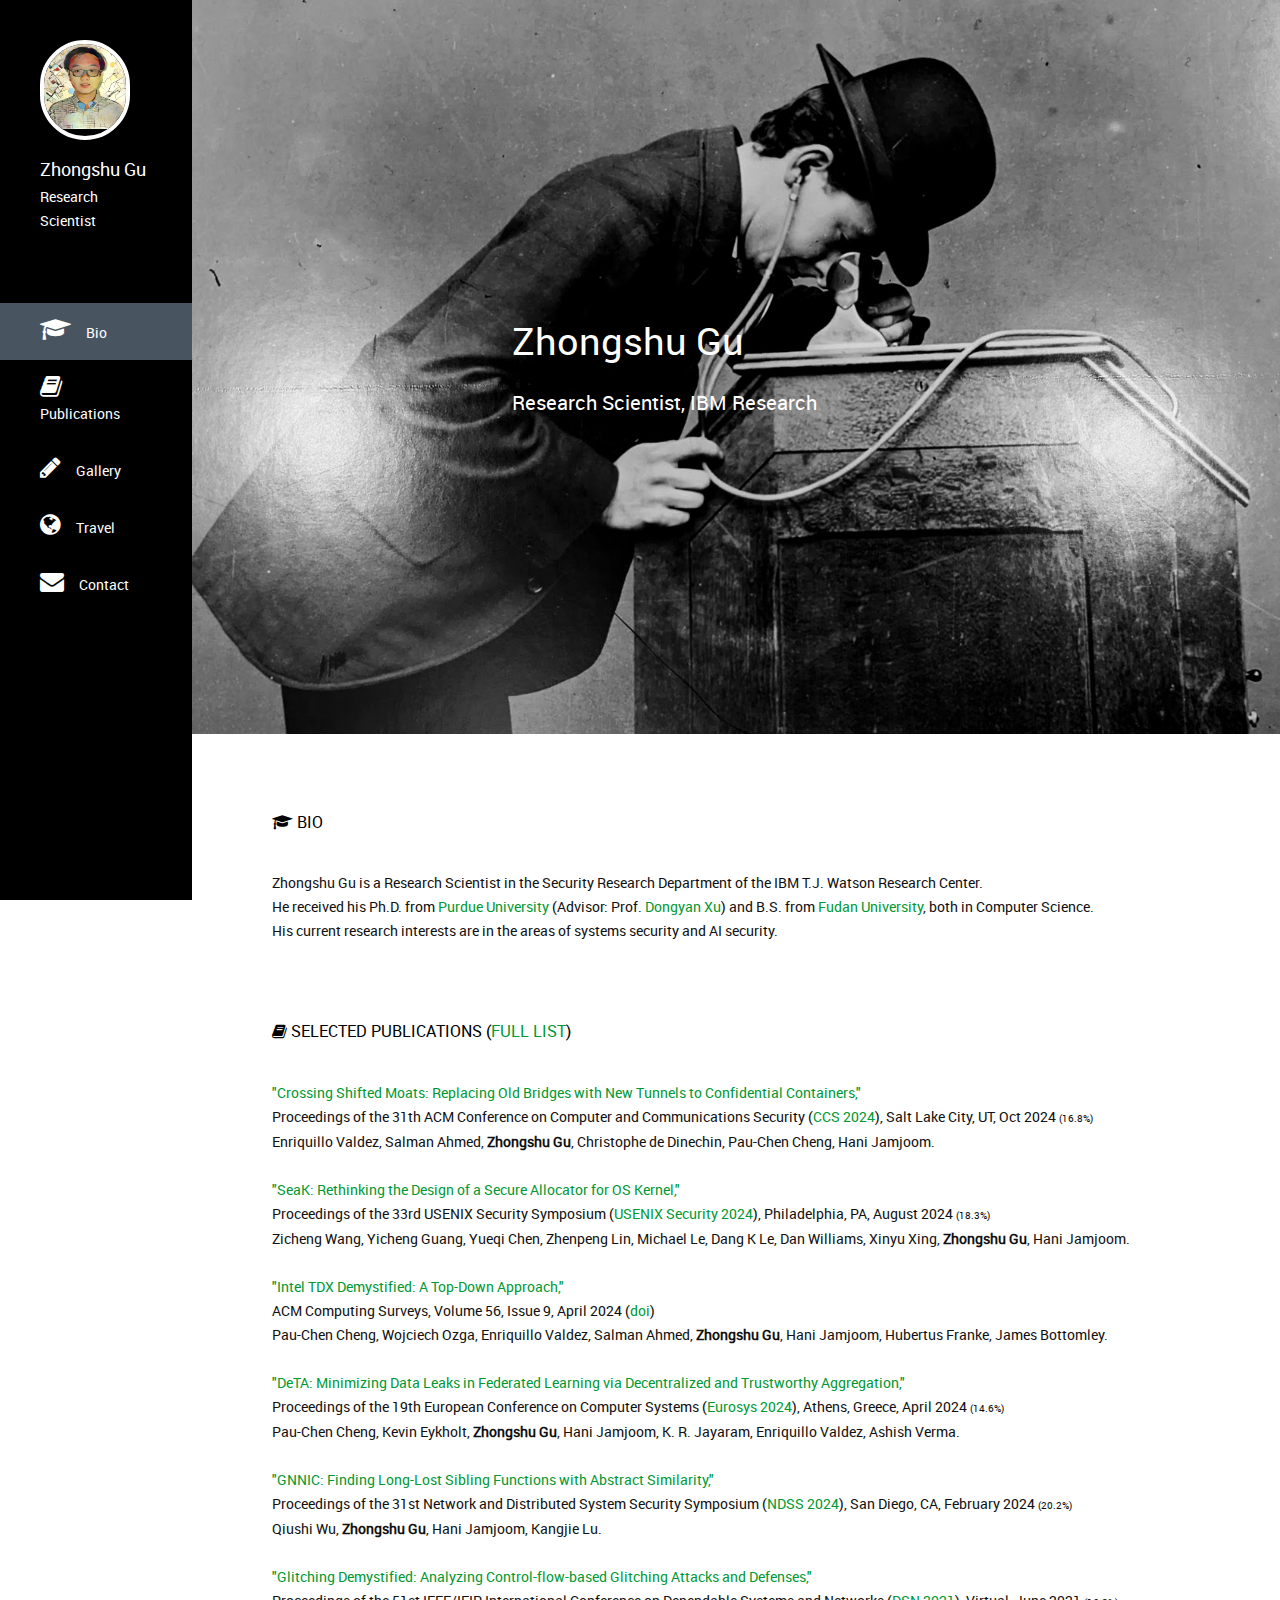
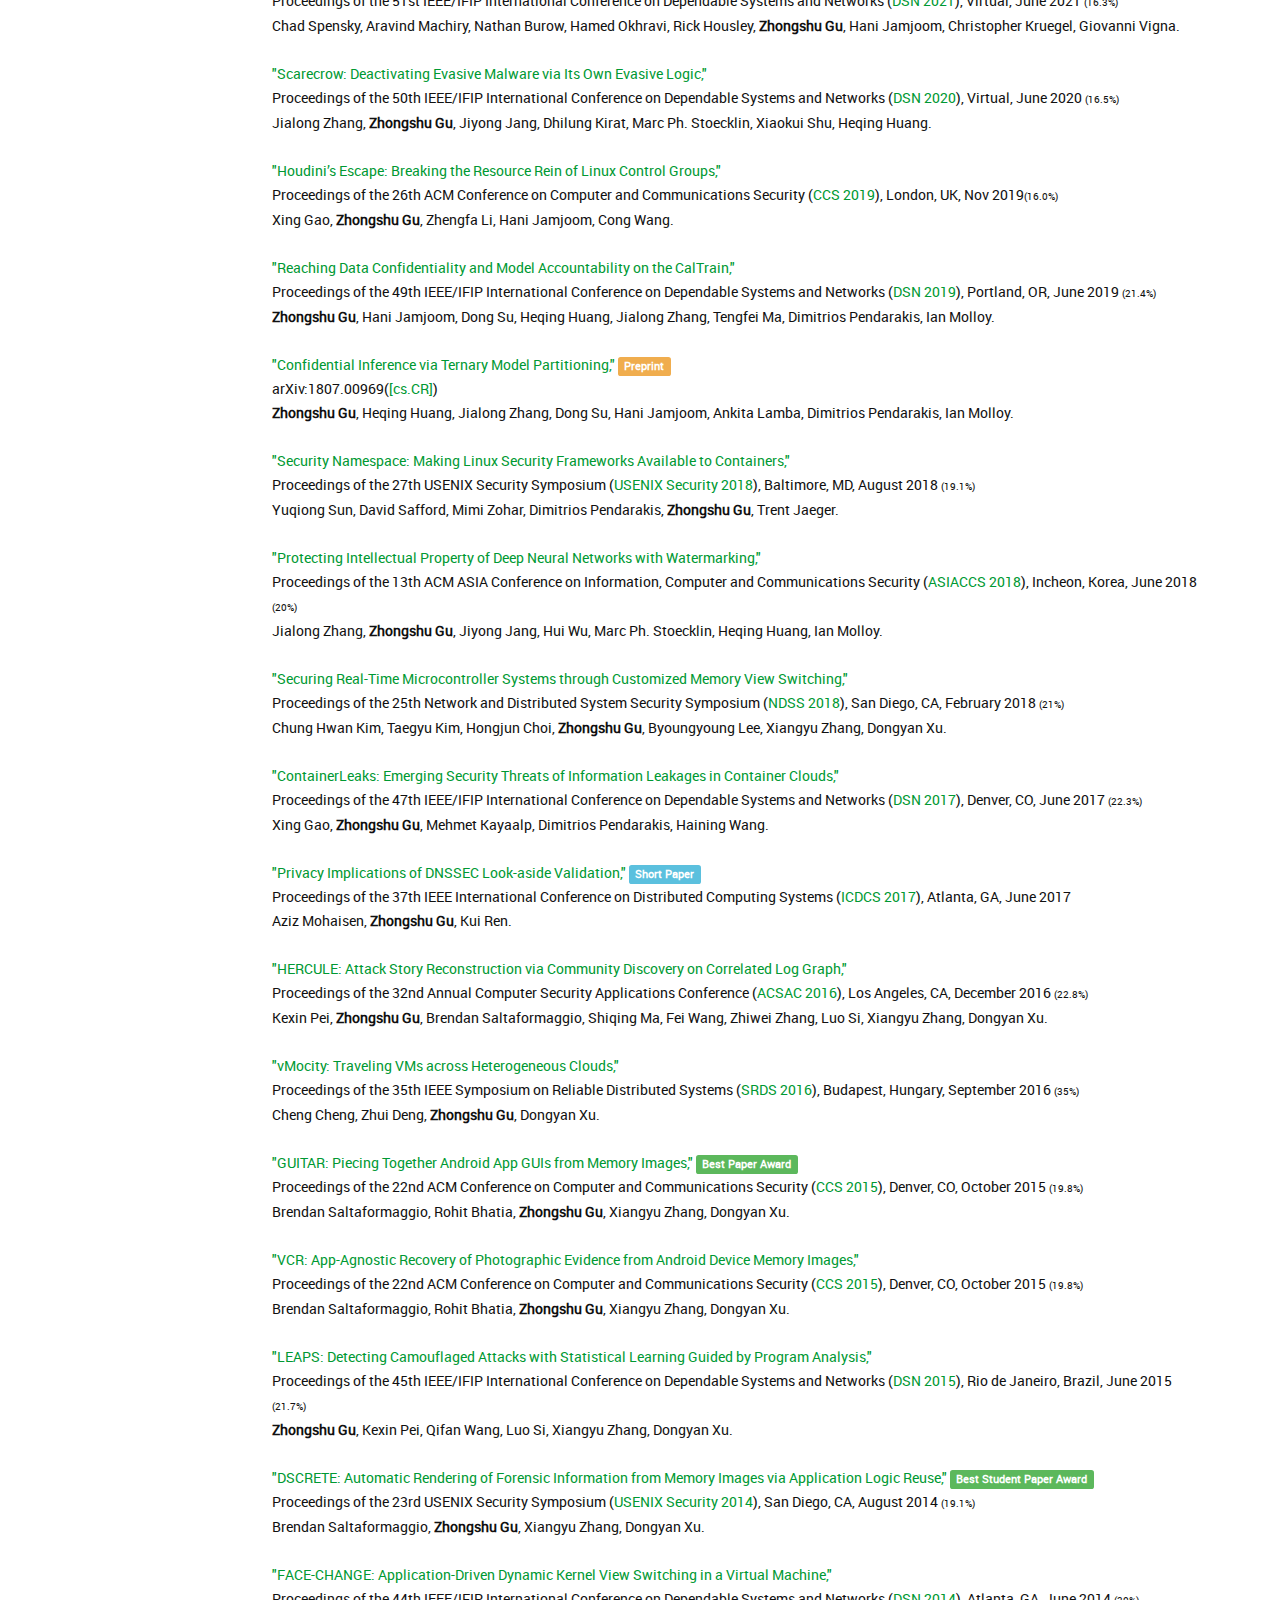
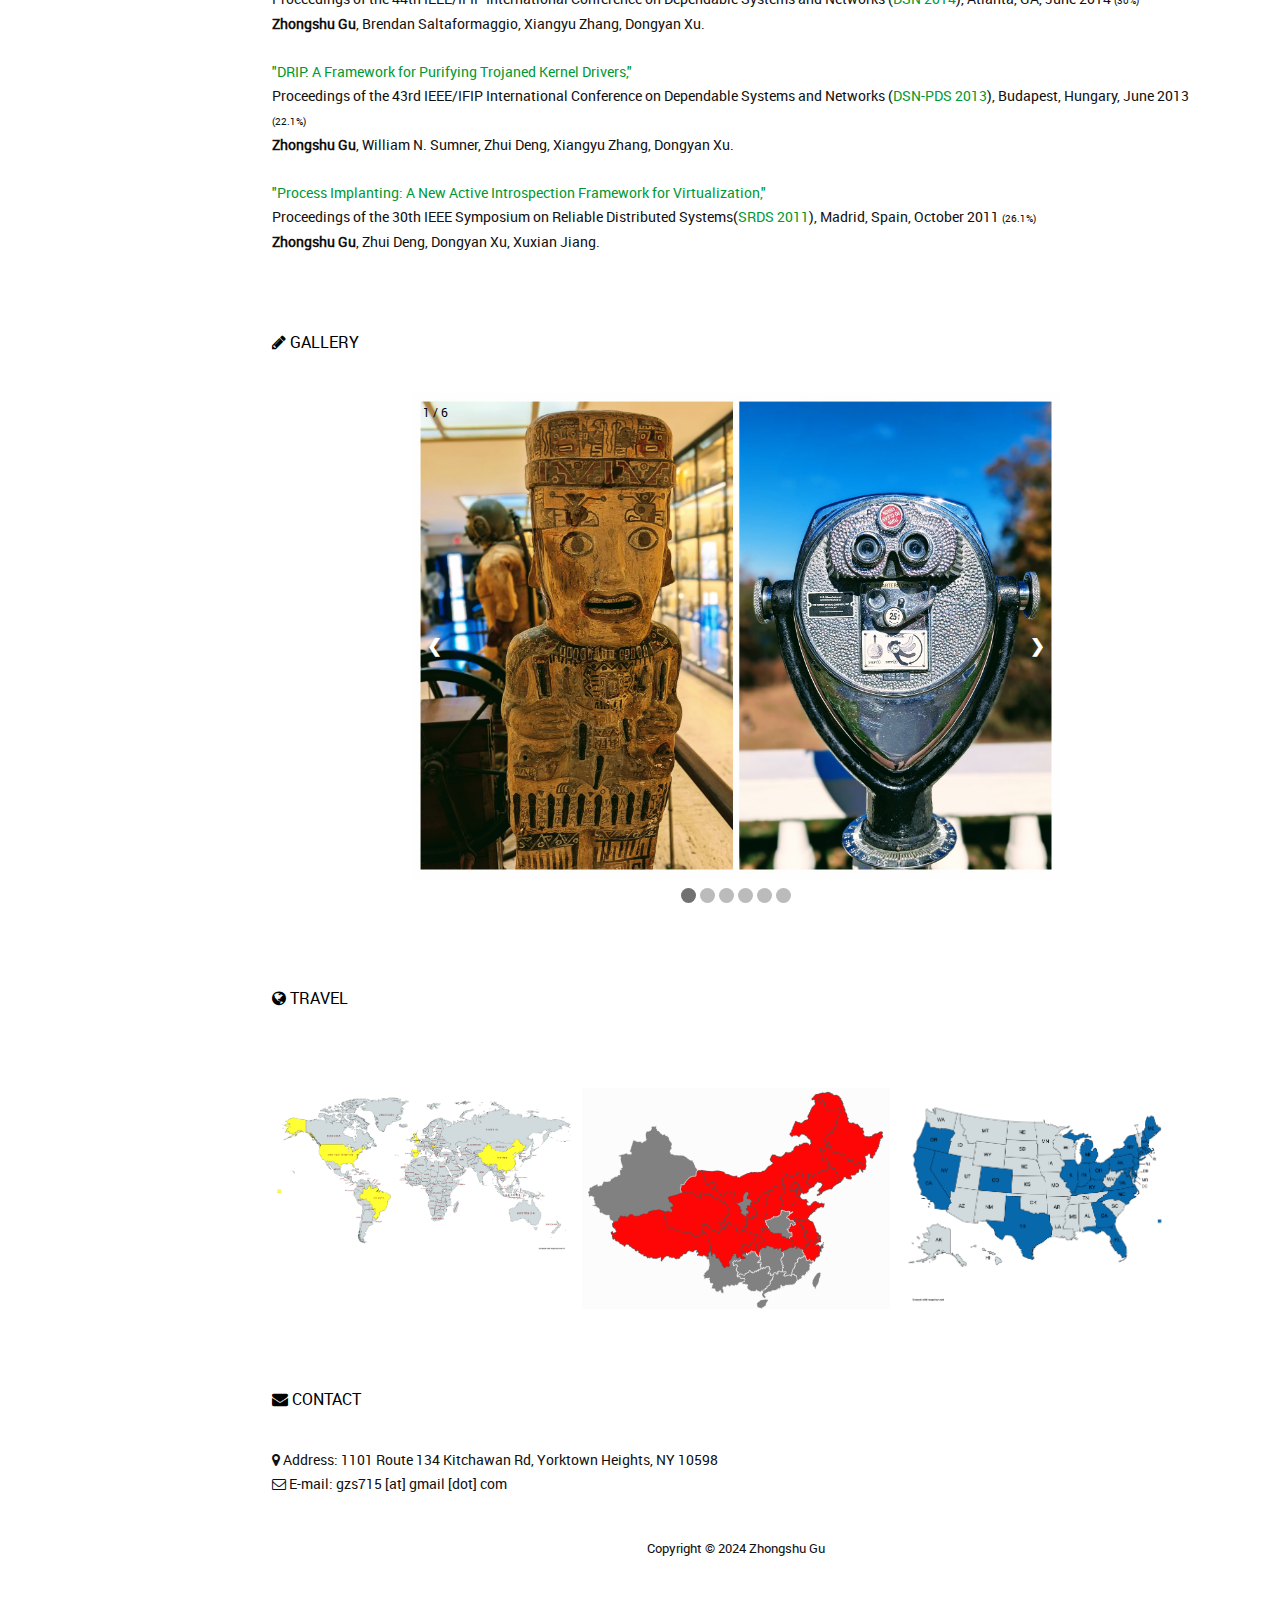
<file: index.html>
<!DOCTYPE html>
<!--[if lt IE 7]>      <html class="no-js lt-ie9 lt-ie8 lt-ie7"> <![endif]-->
<!--[if IE 7]>         <html class="no-js lt-ie9 lt-ie8"> <![endif]-->
<!--[if IE 8]>         <html class="no-js lt-ie9"> <![endif]-->
<!--[if gt IE 8]><!--> <html class="no-js"> <!--<![endif]-->
<head>
  <meta charset="utf-8">
  <meta http-equiv="X-UA-Compatible" content="IE=edge">
  <title>Zhongshu Gu</title>
  <meta name="description" content="">
    <!-- 
	Volton Template
	http://www.templatemo.com/tm-441-volton
-->
<meta name="viewport" content="width=device-width, initial-scale=1">

<link rel="stylesheet" href="css/normalize.css">
<link rel="stylesheet" href="css/font-awesome.css">
<link rel="stylesheet" href="css/bootstrap.min.css">
<link rel="stylesheet" href="css/templatemo-style.css">
<script src="js/vendor/modernizr-2.6.2.min.js"></script>




</head>
<body>
<!-- Global site tag (gtag.js) - Google Analytics -->
<script async src="https://www.googletagmanager.com/gtag/js?id=G-TEM5QJ2G16"></script>
<script>
  window.dataLayer = window.dataLayer || [];
  function gtag(){dataLayer.push(arguments);}
  gtag('js', new Date());

  gtag('config', 'G-TEM5QJ2G16');
</script>
    <!--[if lt IE 7]>
        <p class="browsehappy">You are using an <strong>outdated</strong> browser. Please <a href="http://browsehappy.com/">upgrade your browser</a> to improve your experience.</p>
      <![endif]-->

      <div class="responsive-header visible-xs visible-sm">
        <div class="container">
          <div class="row">
            <div class="col-md-12">
              <div class="top-section">
                <div class="profile-image">
                  <img src="img/photo.jpg" alt="Zhongshu Gu">
                </div>
                <div class="profile-content">
                  <h3 class="profile-title">Zhongshu Gu</h3>
                  <p class="profile-description">Research Scientist</p>
                </div>
              </div>
            </div>
          </div>
          <a href="#" class="toggle-menu"><i class="fa fa-bars"></i></a>
          <div class="main-navigation responsive-menu">
            <ul class="navigation">
              <li><a href="#about"><i class="fa fa-graduation-cap"></i>Bio</a></li>
              <li><a href="#research"><i class="fa fa-book"></i>Publications</a></li>
              <li><a href="#gallery"><i class="fa fa-pencil"></i>Gallery</a></li>
              <li><a href="#travel"><i class="fa fa-globe"></i>Travel</a></li>
              <li><a href="#contact"><i class="fa fa-envelope"></i>Contact</a></li>
            </ul>
          </div>
        </div>
      </div>

      <!-- SIDEBAR -->
      <div class="sidebar-menu hidden-xs hidden-sm">
        <div class="top-section">
          <div class="profile-image">
            <img src="img/photo.jpg" alt="Zhongshu Gu">
          </div>
          <h3 class="profile-title">Zhongshu Gu</h3>
          <p class="profile-description">Research Scientist</p>
        </div> <!-- top-section -->
        <div class="main-navigation">
          <ul class="navigation">
            <li><a href="#about"><i class="fa fa-graduation-cap"></i>Bio</a></li>
            <li><a href="#research"><i class="fa fa-book"></i>Publications</a></li>
            <li><a href="#gallery"><i class="fa fa-pencil"></i>Gallery</a></li>
            <li><a href="#travel"><i class="fa fa-globe"></i>Travel</a></li>
            <li><a href="#contact"><i class="fa fa-envelope"></i>Contact</a></li>
          </ul>
        </div> <!-- .main-navigation -->
      </div> <!-- .sidebar-menu -->


      <div class="banner-bg" id="top">
        <div class="banner-overlay"></div>
        <div class="welcome-text">
          <h2>Zhongshu Gu</h2>
          <h5>Research Scientist, IBM Research</h5>
        </div>
      </div>

      <!-- MAIN CONTENT -->
      <div class="main-content">
        <div class="fluid-container">

          <div class="content-wrapper">
            <!-- About -->
            <div class="page-section" id="about">
              <div class="row">
                <div class="col-md-12">
                  <h4 class="widget-title"><i class="fa fa-graduation-cap"></i> Bio </h4>
                  Zhongshu Gu is a Research Scientist in the Security Research Department of the IBM T.J. Watson Research Center. <br/>
                  He received his Ph.D. from <a href="http://www.purdue.edu/">Purdue University</a> (Advisor: Prof.<a href="http://www.cs.purdue.edu/homes/dxu/"> Dongyan Xu</a>) and B.S. from <a href="http://www.fudan.edu.cn">Fudan University</a>, both in Computer Science. <br/>
                  His current research interests are in the areas of systems security and AI security. <br/>
                      </div>
                    </div>
                  </div> <!-- #about -->
                  <!-- Research -->
                  <div class="page-section" id="research">
                    <div class="row">
                      <div class="col-md-12">
                        <h4 class="widget-title"><i class="fa fa-book"></i> Selected Publications (<a href="https://scholar.google.com/citations?hl=en&user=QCx7_H4AAAAJ">Full List</a>)</h4>
                        <p><a href="pubs/SPLIT_CCS24.pdf">"Crossing Shifted Moats: Replacing Old Bridges with New Tunnels to Confidential Containers,"</a><br/>
                          Proceedings of the 31th ACM Conference on Computer and Communications Security (<a href="https://www.sigsac.org/ccs/CCS2024/">CCS 2024</a>), Salt Lake City, UT, Oct 2024 <font size="1">(16.8%)</font> <br/>
                          Enriquillo Valdez, Salman Ahmed, <b>Zhongshu Gu</b>, Christophe de Dinechin, Pau-Chen Cheng, Hani Jamjoom.<br/>
                          <br/>
                        </p> 

                        <p><a href="pubs/SEAK_SEC24.pdf">"SeaK: Rethinking the Design of a Secure Allocator for OS Kernel,"</a><br/>
                          Proceedings of the 33rd USENIX Security Symposium (<a href="https://www.usenix.org/conference/usenixsecurity24">USENIX Security 2024</a>), Philadelphia,
                          PA, August 2024 <font size="1">(18.3%)</font> <br/>
                          Zicheng Wang, Yicheng Guang, Yueqi Chen, Zhenpeng Lin, Michael Le, Dang K Le, Dan Williams, Xinyu Xing, <b>Zhongshu Gu</b>, Hani Jamjoom.<br/>
                          <br/>
                        </p>    

                        <p><a href="pubs/TDX_CSUR.pdf">"Intel TDX Demystified: A Top-Down Approach,"</a><br/> 
                          ACM Computing Surveys, Volume 56, Issue 9, April 2024 (<a href="https://dl.acm.org/doi/10.1145/3652597">doi</a>) <br/>
                          Pau-Chen Cheng, Wojciech Ozga, Enriquillo Valdez, Salman Ahmed, <b>Zhongshu Gu</b>, Hani Jamjoom, Hubertus Franke, James Bottomley.<br/>
                          <br/>
                        </p>
                        <p><a href="pubs/DETA_EUROSYS24.pdf">"DeTA: Minimizing Data Leaks in Federated Learning via Decentralized and Trustworthy Aggregation,"</a><br/>
                          Proceedings of the 19th European Conference on Computer Systems (<a href="https://2024.eurosys.org/">Eurosys 2024</a>), Athens, Greece, April 2024 <font size="1">(14.6%)</font> <br/>
                          Pau-Chen Cheng, Kevin Eykholt, <b>Zhongshu Gu</b>, Hani Jamjoom, K. R. Jayaram, Enriquillo Valdez, Ashish Verma.<br/>
                          <br/>
                        </p>

                        <p><a href="pubs/GNNIC_NDSS24.pdf">"GNNIC: Finding Long-Lost Sibling Functions with Abstract Similarity,"</a> <br/>
                          Proceedings of the 31st Network and Distributed System Security Symposium (<a href="https://www.ndss-symposium.org/ndss2024/">NDSS 2024</a>), San Diego, CA, February 2024 <font size="1">(20.2%)</font> <br/>
                          Qiushi Wu, <b>Zhongshu Gu</b>, Hani Jamjoom, Kangjie Lu.<br/>
                          <br/>
                        </p>



                        <p><a href="pubs/GLITCHING_DSN21.pdf">"Glitching Demystified: Analyzing Control-flow-based Glitching Attacks and Defenses,"</a> <br/>Proceedings of the 51st IEEE/IFIP International Conference on Dependable Systems and Networks  (<a href="http://dsn2021.ntu.edu.tw/">DSN 2021</a>), Virtual, June 2021 <font size="1">(16.3%)</font> <br/>
                          Chad Spensky, Aravind Machiry, Nathan Burow, Hamed Okhravi, Rick Housley, <b>Zhongshu Gu</b>, Hani Jamjoom, Christopher Kruegel, Giovanni Vigna. <br/>
                          <br/>
                        </p>

                          <p><a href="pubs/SCARECROW_DSN20.pdf">"Scarecrow: Deactivating Evasive Malware via Its Own Evasive Logic,"</a> <br/>Proceedings of the 50th IEEE/IFIP International Conference on Dependable Systems and Networks  (<a href="https://dsn2020.webs.upv.es/">DSN 2020</a>), Virtual, June 2020 <font size="1">(16.5%)</font> <br/>
                          Jialong Zhang, <b>Zhongshu Gu</b>, Jiyong Jang, Dhilung Kirat, Marc Ph. Stoecklin, Xiaokui Shu, Heqing Huang. <br/>
                          <br/>
                        </p>
                        
                          <p><a href="pubs/HOUDINI_CCS19.pdf">"Houdini’s Escape: Breaking the Resource Rein of Linux Control Groups,"</a><br/>
                            Proceedings of the 26th ACM Conference on Computer and Communications Security (<a href="https://www.sigsac.org/ccs/CCS2019/">CCS 2019</a>), London, UK, Nov 2019<font size="1">(16.0%)</font> <br/>
                            Xing Gao, <b>Zhongshu Gu</b>, Zhengfa Li, Hani Jamjoom, Cong Wang.<br/>
                            <br/>
                          </p>




                        <p><a href="pubs/CALTRAIN_DSN19.pdf">"Reaching Data Confidentiality and Model Accountability on the CalTrain,"</a><br/>
                          Proceedings of the 49th IEEE/IFIP International Conference on Dependable Systems and Networks (<a href="http://2019.dsn.org/">DSN 2019</a>), Portland, OR, June 2019 <font size="1">(21.4%)</font> <br/>
                          <b>Zhongshu Gu</b>, Hani Jamjoom, Dong Su, Heqing Huang, Jialong Zhang, Tengfei Ma, Dimitrios Pendarakis, Ian Molloy.<br/>
                          <br/>
                        </p>
                        
                        <p><a href="https://arxiv.org/pdf/1807.00969.pdf">"Confidential Inference via Ternary Model Partitioning,"</a> 
                          <span class="label label-warning">Preprint</span><br/>
                          arXiv:1807.00969(<a href="https://arxiv.org/abs/1807.00969">[cs.CR]</a>) <br/>
                          <b>Zhongshu Gu</b>, Heqing Huang, Jialong Zhang, Dong Su, Hani Jamjoom, Ankita Lamba, Dimitrios Pendarakis, Ian Molloy.<br/>
                          <br/>
                        </p>


                        <p><a href="pubs/SECNAMESPACE_SEC18.pdf">"Security Namespace: Making Linux Security Frameworks Available to Containers,"</a> <br/>Proceedings of the 27th USENIX Security Symposium (<a href="https://www.usenix.org/conference/usenixsecurity18">USENIX Security 2018</a>), Baltimore, MD, August 2018 <font size="1">(19.1%)</font> <br/>
                          Yuqiong Sun, David Safford, Mimi Zohar, Dimitrios Pendarakis, <b>Zhongshu Gu</b>, Trent Jaeger. <br/>
                          <br/>
                        </p>

                        <p><a href="pubs/WATERMARK_ASIACCS18.pdf">"Protecting Intellectual Property of Deep Neural Networks with Watermarking,"</a> <br/>Proceedings of the 13th ACM ASIA Conference on Information, Computer and Communications
                          Security (<a href="http://asiaccs2018.org/">ASIACCS 2018</a>), Incheon, Korea, June 2018 <font size="1">(20%)</font> <br/>
                          Jialong Zhang, <b>Zhongshu Gu</b>, Jiyong Jang, Hui Wu, Marc Ph. Stoecklin, Heqing Huang, Ian
                          Molloy. <br/>
                          <br/>
                        </p>
                        <p><a href="pubs/MINION_NDSS18.pdf">"Securing Real-Time Microcontroller Systems through Customized Memory View Switching,"</a> <br/>Proceedings of the 25th Network and Distributed System Security Symposium (<a href="https://www.internetsociety.org/events/ndss-symposium/ndss-symposium-2018">NDSS 2018</a>), San Diego, CA, February 2018 <font size="1">(21%)</font> <br/>
                          Chung Hwan Kim, Taegyu Kim, Hongjun Choi, <b>Zhongshu Gu</b>, Byoungyoung Lee, Xiangyu Zhang, Dongyan Xu.<br/>
                          <br/>
                        </p>

                        <p><a href="pubs/CONTAINERLEAKS_DSN17.pdf">"ContainerLeaks: Emerging Security Threats of Information Leakages in Container Clouds,"</a> <br/> 
                          Proceedings of the 47th IEEE/IFIP International Conference on Dependable Systems and Networks (<a href="http://dsn2017.github.io/">DSN 2017</a>), Denver, CO, June 2017 <font size="1">(22.3%)</font> <br/>
                          Xing Gao, <b>Zhongshu Gu</b>, Mehmet Kayaalp, Dimitrios Pendarakis, Haining Wang.<br/>
                          <br/>
                        </p>

                        <p><a href="pubs/DLV_ICDCS17.pdf"> "Privacy Implications of DNSSEC Look-aside Validation,"</a> <span class="label label-info">Short Paper</span> <br/>
                          Proceedings of the 37th IEEE International Conference on Distributed Computing Systems (<a href=https://icdcs2017.gatech.edu/>ICDCS 2017</a>),  Atlanta, GA, June 2017  <br/>
                          Aziz Mohaisen, <b>Zhongshu Gu</b>, Kui Ren.<br/>
                          <br/>
                        </p>

                        <p><a href="pubs/HERCULE_ACSAC16.pdf"> "HERCULE: Attack Story Reconstruction via Community Discovery on Correlated Log Graph,"</a> <br/>
                          Proceedings of the 32nd Annual Computer Security Applications Conference (<a href=https://www.acsac.org/2016/>ACSAC 2016</a>), Los Angeles, CA, December 2016 <font size="1">(22.8%)</font>  <br/>
                          Kexin Pei, <b>Zhongshu Gu</b>, Brendan Saltaformaggio, Shiqing Ma, Fei Wang, Zhiwei Zhang, Luo Si, Xiangyu Zhang, Dongyan Xu. <br/>
                          <br/></p>

                          <p><a href="pubs/VMOCITY_SRDS16.pdf" >"vMocity: Traveling VMs across Heterogeneous Clouds,"</a> <br/>
                           Proceedings of the 35th IEEE Symposium on Reliable Distributed Systems
                           (<a href="http://srds2016.inf.mit.bme.hu/">SRDS 2016</a>), Budapest,
                           Hungary, September 2016 <font size="1">(35%)</font>  <br/> 
                           Cheng Cheng, Zhui Deng, <b>Zhongshu Gu</b>, Dongyan Xu.<br/>
                           <br/></p>

                           <p><a href="pubs/GUITAR_CCS15.pdf">"GUITAR: Piecing Together Android App GUIs from Memory Images,"</a> <span class="label label-success"> Best Paper Award</span> <br/>
                            Proceedings of the 22nd ACM Conference on Computer and Communications Security (<a href="http://www.sigsac.org/ccs/CCS2015/">CCS 2015</a>), Denver, CO, October 2015 <font size="1">(19.8%)</font>   <br/>
                            Brendan Saltaformaggio, Rohit Bhatia, <b>Zhongshu Gu</b>, Xiangyu Zhang, Dongyan Xu.  <br/> 
                            <br/></p>

                            <p><a href="pubs/VCR_CCS15.pdf">"VCR: App-Agnostic Recovery of Photographic Evidence from Android Device Memory Images," </a><br/>
                              Proceedings of the 22nd ACM Conference on Computer and Communications Security (<a href="http://www.sigsac.org/ccs/CCS2015/">CCS 2015</a>), Denver, CO, October 2015 <font size="1">(19.8%)</font> <br/>
                              Brendan Saltaformaggio, Rohit Bhatia, <b>Zhongshu Gu</b>, Xiangyu Zhang, Dongyan Xu.<br/> 
                              <br/></p>

                              <p><a href="pubs/LEAPS_DSN15.pdf">"LEAPS: Detecting Camouflaged Attacks with Statistical Learning Guided by Program Analysis,"</a> <br/> 
                                Proceedings of the 45th IEEE/IFIP International Conference on Dependable Systems and Networks (<a href="http://2015.dsn.org/">DSN 2015</a>), Rio de Janeiro, Brazil, June 2015 <font size="1">(21.7%)</font> <br/>
                                <b>Zhongshu Gu</b>, Kexin Pei, Qifan Wang, Luo Si, Xiangyu Zhang, Dongyan Xu.<br/>
                                <br/></p>

                                <p><a href="pubs/DS_SEC14.pdf">"DSCRETE: Automatic Rendering of Forensic Information from Memory Images via Application Logic Reuse,"</a> <span class="label label-success"> Best Student Paper Award</span><br/>
                                  Proceedings of the 23rd USENIX Security Symposium (<a href="https://www.usenix.org/conference/usenixsecurity14">USENIX Security 2014</a>), San Diego, CA, August 2014 <font size="1">(19.1%)</font>   <br/>
                                  Brendan Saltaformaggio, <b>Zhongshu Gu</b>, Xiangyu Zhang, Dongyan Xu. <br/> 
                                  <br/></p>

                                  <p><a href="pubs/FC_DSN14.pdf">"FACE-CHANGE: Application-Driven Dynamic Kernel View Switching in a Virtual Machine,"</a> <br/>
                                    Proceedings of the 44th IEEE/IFIP International Conference on Dependable Systems and Networks (<a href="http://2014.dsn.org/">DSN 2014</a>), Atlanta, GA, June 2014 <font size="1">(30%)</font> <br/>
                                    <b>Zhongshu Gu</b>, Brendan Saltaformaggio, Xiangyu Zhang, Dongyan Xu.<br/>
                                    <br/></p>

                                    <p><a href="pubs/DRIP_DSN13.pdf">"DRIP: A Framework for Purifying Trojaned Kernel Drivers,"</a> <br/>
                                      Proceedings of the 43rd IEEE/IFIP International Conference on Dependable Systems and Networks (<a href="http://2013.dsn.org/">DSN-PDS 2013</a>), Budapest, Hungary, June 2013 <font size="1">(22.1%)</font> <br/>
                                      <b>Zhongshu Gu</b>, William N. Sumner, Zhui Deng, Xiangyu Zhang, Dongyan Xu.<br/>
                                      <br/></p>

                                      <p><a href="pubs/PI_SRDS11.pdf">"Process Implanting: A New Active Introspection Framework for Virtualization,"</a> <br/>Proceedings of the 30th IEEE Symposium on Reliable Distributed Systems(<a href="http://lsd.ls.fi.upm.es:11888/srds/">SRDS 2011</a>), Madrid, Spain, October 2011 <font size="1">(26.1%)</font>  <br/> 
                                        <b>Zhongshu Gu</b>, Zhui Deng, Dongyan Xu, Xuxian Jiang.<br/></p>
                                      </div>
                                    </div>
                                  </div> <!-- #research -->
                                  <!-- Personal -->
                                  <div class="page-section" id="gallery">
                                    <div class="row">
                                        <div class="col-md-12">
                                            <h4 class="widget-title"><i class="fa fa-pencil"></i> Gallery </h4>
                                        </div>
                                    </div>
                                    <div class="slideshow-container" id="slideshow-container">
                                      <a class="prev" onclick="plusSlides(-1)">&#10094;</a>
                                      <a class="next" onclick="plusSlides(1)">&#10095;</a>
                                    </div>
                                    <div style="text-align:center" id="dots-container"></div>
                                </div>
                                
                                <script src="slideshow.js"></script>

                                        <div class="page-section" id="travel">
                                          <div class="row">
                                            <div class="col-md-12">
                                              <h4 class="widget-title"><i class="fa fa-globe"></i> Travel </h4>
                                            </div>
                                          </div>
                                          <div class="row projects-holder">
                                            <div class="col-md-4 col-sm-6">
                                              <div class="project-item">
                                                <img src="img/world.png" alt="world">
                                                <div class="project-hover">
                                                  <div class="inside">
                                                    <h5><a href="#">China, USA, Spain, Hungary, Brazil, UK, Canada, Greece</a></h5>
                                                    <p></p>
                                                  </div>
                                                </div>
                                              </div>
                                            </div>
                                            <div class="col-md-4 col-sm-6">
                                              <div class="project-item">
                                                <img src="img/china.png" alt="china">
                                                <div class="project-hover">
                                                  <div class="inside">
                                                    <h5><a href="#">上海，江苏，浙江，北京，江西，安徽，青海，甘肃，四川，陕西，内蒙古，天津，河北，山西，西藏，山东，湖北，重庆，黑龙江，吉林，辽宁</a></h5>
                                                    <p></p>
                                                  </div>
                                                </div>
                                              </div>
                                            </div>
                                            <div class="col-md-4 col-sm-6">
                                              <div class="project-item">
                                                <img src="img/usa.png" alt="usa">
                                                <div class="project-hover">
                                                  <div class="inside">
                                                    <h5><a href="#">IL, IN, MI, MA, NY, PA, DC, VA, MD, NV, CA, KY, FL, GA, NJ, TX, OH, CO, CT, NC, NH, ME, OR, RI, DE</a></h5>
                                                    <p></p>
                                                  </div>
                                                </div>
                                              </div>
                                            </div>
                                          </div> <!-- #personal --> 
                                          <!-- CONTACT -->
                                          <div class="page-section" id="contact">
                                            <div class="row">
                                              <div class="col-md-12">
                                                <h4 class="widget-title"><i class="fa fa-envelope"></i> Contact</h4>
                                                <p>
                                                  <i class="fa fa-map-marker"></i> Address: 1101 Route 134 Kitchawan Rd, Yorktown Heights, NY 10598 <br/>
                                                  <i class="fa fa-envelope-o"></i> E-mail: gzs715 [at] gmail [dot] com
                                                </p>
                                              </div>
                                            </div>
                                          </div> 

                                          <div class="row" id="footer">
                                            <div class="col-md-12 text-center">
                                              <p class="copyright-text">Copyright &copy; 2024 Zhongshu Gu</p>
                                            </div>
                                          </div>

                                        </div>

                                      </div>
                                    </div>

                                    <script src="js/vendor/jquery-1.10.2.min.js"></script>
                                    <script src="js/min/plugins.min.js"></script>
                                    <script src="js/min/main.min.js"></script>

                                  </body>
                                  </html>
</file>
<file: css/templatemo-style.css>
/*

Volton Template

http://www.templatemo.com/tm-441-volton

*/

@font-face {
  font-family: 'robotolight';
  src: url("../fonts/Roboto-Light-webfont.eot");
  src: url("../fonts/Roboto-Light-webfont.eot?#iefix") format("embedded-opentype"), url("../fonts/Roboto-Light-webfont.woff") format("woff"), url("../fonts/Roboto-Light-webfont.ttf") format("truetype"), url("../fonts/Roboto-Light-webfont.svg#robotolight") format("svg");
  font-weight: normal;
  font-style: normal;
}
@font-face {
  font-family: 'robotoregular';
  src: url("../fonts/Roboto-Regular-webfont.eot");
  src: url("../fonts/Roboto-Regular-webfont.eot?#iefix") format("embedded-opentype"), url("../fonts/Roboto-Regular-webfont.woff") format("woff"), url("../fonts/Roboto-Regular-webfont.ttf") format("truetype"), url("../fonts/Roboto-Regular-webfont.svg#robotoregular") format("svg");
  font-weight: normal;
  font-style: normal;
}
@font-face {
  font-family: 'robotobold';
  src: url("../fonts/Roboto-Bold-webfont.eot");
  src: url("../fonts/Roboto-Bold-webfont.eot?#iefix") format("embedded-opentype"), url("../fonts/Roboto-Bold-webfont.woff") format("woff"), url("../fonts/Roboto-Bold-webfont.ttf") format("truetype"), url("../fonts/Roboto-Bold-webfont.svg#robotobold") format("svg");
  font-weight: normal;
  font-style: normal;
}
/*---------------------------------------------------------
 1. Reset
-------------------------------------------------------- */
html, body, div, span, applet, object, iframe, h1, h2, h3, h4, h5, h6, p, blockquote, pre, a, abbr, acronym, address, big, cite, code, del, dfn, em, img, ins, kbd, q, s, samp, small, strike, strong, sub, sup, tt, var, b, u, i, center, dl, dt, dd, ol, ul, li, fieldset, form, label, legend, table, caption, tbody, tfoot, thead, tr, th, td, article, aside, canvas, details, embed, figure, figcaption, footer, header, hgroup, menu, nav, output, ruby, section, summary, time, mark, audio, video {
  margin: 0;
  padding: 0;
  border: 0;
  font-size: 100%;
  vertical-align: baseline;
}

.blue {
	color: #06C;
}

.green {
	color: #090;
}

main {
  display: block;
}

body {
  line-height: 1;
}

ol,
ul {
  list-style: none;
}

blockquote,
q {
  quotes: none;
}

blockquote:before,
blockquote:after {
  content: '';
  content: none;
}

table {
  border-collapse: collapse;
  border-spacing: 0;
}

html {
  font-size: 100%;
  -webkit-text-size-adjust: 100%;
  -ms-text-size-adjust: 100%;
}

a:focus {
  outline: none;
}

article,
aside,
details,
figcaption,
figure,
footer,
header,
hgroup,
nav,
section {
  display: block;
}

audio,
canvas,
video {
  display: inline-block;
  *display: inline;
  *zoom: 1;
}

audio:not([controls]) {
  display: none;
}

sub,
sup {
  line-height: 0;
  position: relative;
  vertical-align: baseline;
}

sup {
  top: -.5em;
}

sub {
  bottom: -.25em;
}

img {
  border: 0;
  -ms-interpolation-mode: bicubic;
}

button,
input,
select,
textarea {
  font-size: 100%;
  margin: 0;
  vertical-align: baseline;
  *vertical-align: middle;
}

button,
input {
  line-height: normal;
  *overflow: visible;
}

button::-moz-focus-inner,
input::-moz-focus-inner {
  border: 0;
  padding: 0;
}

button,
input[type="button"],
input[type="reset"],
input[type="submit"] {
  cursor: pointer;
  -webkit-appearance: button;
}

input[type="search"] {
  -webkit-appearance: textfield;
}

input[type="search"]:-webkit-search-decoration {
  -webkit-appearance: none;
}

textarea {
  overflow: auto;
  vertical-align: top;
}

/*---------------------------------------------------------
 2. Basic Style
-------------------------------------------------------- */
body {
  font-size: 14px;
  line-height: 24px;
  color: #111111;
  font-family: 'robotoregular', "Microsoft YaHei", "微软雅黑", STXihei, "华文细黑";
  overflow-x: hidden;
}

a {
  color: #009933;
  -webkit-transition: all 150ms ease-in-out;
  -moz-transition: all 150ms ease-in-out;
  -ms-transition: all 150ms ease-in-out;
  -o-transition: all 150ms ease-in-out;
  transition: all 150ms ease-in-out;
  text-decoration: none !important;
}
a:hover {
  color: #555555;
}

h1, h2, h3, h4, h5 {
  color: #000000;
}

::-webkit-input-placeholder {
  color: #999999;
}

:-moz-placeholder {
  /* Firefox 18- */
  color: #999999;
}

::-moz-placeholder {
  /* Firefox 19+ */
  color: #999999;
}

:-ms-input-placeholder {
  color: #999999;
}

.main-content,
.banner-bg {
  float: right;
  width: 85%;
}

@media screen and (max-width: 992px) {
  .main-content,
  .banner-bg {
    width: 100%;
  }
}

.content-wrapper {
  padding: 0 80px;
}
@media screen and (max-width: 992px) {
  .content-wrapper {
    padding: 0 30px;
  }
}

h4.widget-title {
  font-size: 16px;
  font-family: 'robotoregular';
  text-transform: uppercase;
  margin-bottom: 40px;
}

hr {
  position: relative;
  outline: 0;
  border: 0;
  width: 100%;
  height: 4px;
  background: #dddddd;
  margin-top: 40px;
  margin-bottom: 0;
}

.page-section {
  padding-top: 80px;
}

/*---------------------------------------------------------
 3. Header
-------------------------------------------------------- */
.sidebar-menu {
  float: left;
  width: 15%;
  height: 100%;
  position: fixed;
  background-color: black;
  color: white;
  overflow-y: hidden;
}


@media screen and (max-width: 992px) {
  .sidebar-menu {
    overflow-y: scroll;
    width: 15%;
  }
}
.top-section {
  padding: 40px;
}

.profile-image {
  width: 80%;
  height: 80%;
  border: 4px solid white;
  -webkit-border-radius: 75px;
  border-radius: 75px;
  overflow: hidden;
  margin-bottom: 20px;
}
.profile-image img {
  width: 100%;
}


h3.profile-title {
  margin-bottom: 5px;
  color: white;
  font-size: 18px;
  font-family: 'robotoregular',STKaiti, KaiTi, "Microsoft YaHei", "微软雅黑", STXihei, "华文细黑";
}

.main-navigation {
  margin: 30px 0;
}
.main-navigation li {
  display: block;
}
.main-navigation li a {
  padding: 15px 40px;
  display: block;
  color: white;
  font-size: 14px;
}
.main-navigation li a i {
  margin-right: 15px;
  font-size: 24px;
}
.main-navigation li a:hover {
  background: #5b6878;
}
.main-navigation li a.active {
  background: #495461;
}
.main-navigation li a.active:hover {
  background: #495461;
}

.social-icons {
  display: block;
  padding: 30px 40px;
}
.social-icons li {
  display: inline-block;
  margin-right: 20px;
}
.social-icons a {
  font-size: 18px;
  color: white;
}
.social-icons a:hover {
  color: #282e35;
}

.responsive-header {
  background: #0c2f5c;
  text-align: center;
}
@media screen and (max-width: 992px) {
  .responsive-header .main-navigation {
    margin-top: 10px;
    display: none;
  }
}
@media screen and (max-width: 992px) {
  .responsive-header p {
    color: white;
  }
}
@media screen and (max-width: 992px) {
  .responsive-header .profile-image {
    float: left;
    width: 100px;
    height: 100px;
    -webkit-border-radius: 50px;
    border-radius: 50px;
    overflow: hidden;
    margin-right: 30px;
  }
  .responsive-header .profile-content {
    text-align: left;
    margin-top: 30px;
    overflow: hidden;
  }
}

@media screen and (max-width: 992px) {
  .top-section {
    padding-bottom: 0;
  }
}

@media screen and (max-width: 992px) {
  .main-navigation a {
    padding: 10px;
  }
  .main-navigation a.active {
    background: #5f6d7e !important;
  }
  .main-navigation a:hover {
    background: #5f6d7e !important;
  }
}

.toggle-menu {
  width: 100%;
  display: block;
  padding: 20px;
  margin-top: 30px;
  background: #6cc0f7;
  color: white;
  font-size: 18px;
}
.toggle-menu:hover {
  color: white;
}

/*---------------------------------------------------------
 4. Main Content
-------------------------------------------------------- */
/*------ banner ------ */
.banner-bg {
  /*padding: 300px 200px;*/
  padding: 25% 25%;
  position: relative;
  background: url("../img/background.jpg");
  background-repeat: no-repeat;
  background-position: center;
  background-size: cover;
  z-index: 2;
}

.banner-overlay {
  position: absolute;
  width: 100%;
  height: 100%;
  /*background: rgba(95, 109, 126, 0.4);*/
  top: 0;
  left: 0;
  z-index: 3;
}

.welcome-text {
  position: relative;
  z-index: 4;
}
.welcome-text h2 {
  font-size: 38px;
  font-family: 'robotoregular',STKaiti, Kaiti, "Microsoft YaHei", "微软雅黑", STXihei, "华文细黑";
  color: white;
  margin-bottom: 30px;
}

.welcome-text h5 {
  font-size: 20px;
  color: white;
}

/*------ about us ------ */
.about-image {
  overflow: hidden;
  border: 4px solid #dddddd;
  margin-bottom: 40px;
}
.about-image img {
  width: 100%;
  display: block;
}

/*------ projects ------ */
.projects-holder {
  margin-right: 0;
  margin-left: 0;
  margin-top: 40px;
}
.projects-holder .col-md-4,
.projects-holder .col-md-4 {
  padding-right: 1px;
  padding-left: 1px;
}

.project-item {
  width: 100%;
  margin-bottom: 2px;
  overflow: hidden;
  position: relative;
}
.project-item img {
  width: 100%;
  display: block;
}
.project-item:hover .project-hover {
  top: 0;
  opacity: 1;
  visibility: visible;
}

.project-hover {
  position: absolute;
  width: 100%;
  height: 100%;
  top: 40px;
  left: 0;
  background: rgba(0, 0, 0, 0.9);
  opacity: 0;
  visibility: 0;
  -webkit-transition: all 200ms linear;
  -moz-transition: all 200ms linear;
  -ms-transition: all 200ms linear;
  -o-transition: all 200ms linear;
  transition: all 200ms linear;
}
.project-hover .inside {
  position: absolute;
  width: 100%;
  left: 0;
  bottom: 0;
  padding: 30px;
}
.project-hover h5 {
  font-size: 16px;
  margin-bottom: 15px;
}
.project-hover h5 a {
  color: white;
}
.project-hover p {
  color: white;
  font-size: 13px;
  line-height: 20px;
}

/*------ contact ------ */
.contact-form {
  margin-top: 40px;
}
.contact-form input, .contact-form textarea {
  width: 100%;
  outline: 0;
  border: 1px solid #aaaaaa;
  padding: 12px;
  color: #999999;
  margin-bottom: 30px;
}
.contact-form input:focus, .contact-form textarea:focus {
  outline: 0;
}
.contact-form .button {
  width: auto;
  background: #5f6d7e;
  color: white;
  text-transform: uppercase;
  border: 0;
}

/*---------------------------------------------------------
 5. Footer
-------------------------------------------------------- */
#footer p.copyright-text {
  margin: 40px 0;
  font-size: 13px;
}
#footer p.copyright-text a {
  color: #5f6d7e;
}
#footer p.copyright-text a:hover {
  color: #6cc0f7;
}

/* Slideshow container */
.slideshow-container {
  max-width: 70%;
  position: relative;
  margin: 0px auto;
}

/* Next & previous buttons */
.prev, .next {
  cursor: pointer;
  position: absolute;
  top: 50%;
  width: auto;
  padding: 16px;
  margin-top: -22px;
  color: white;
  font-weight: bold;
  font-size: 18px;
  transition: 0.6s ease;
  border-radius: 0 3px 3px 0;
}

/* Position the "next button" to the right */
.next {
  right: 0;
  border-radius: 3px 0 0 3px;
}

/* On hover, add a black background color with a little bit see-through */
.prev:hover, .next:hover {
  background-color: rgba(0,0,0,0.8);
}

/* Caption text */
.text {
  color: black;
  font-size: 15px;
  padding: 8px 12px;
  position: absolute;
  bottom: 8px;
  width: 100%;
  text-align: center;
}

/* Number text (1/3 etc) */
.numbertext {
  color: black;
  font-size: 12px;
  padding: 8px 12px;
  position: absolute;
  top: 0;
}

/* The dots/bullets/indicators */
.dot {
  cursor: pointer;
  height: 15px;
  width: 15px;
  margin: 0 2px;
  background-color: #bbb;
  border-radius: 50%;
  display: inline-block;
  transition: background-color 0.6s ease;
}

.active, .dot:hover {
  background-color: #717171;
}

/* Fading animation */
.fade {
  -webkit-animation-name: fade;
  -webkit-animation-duration: 1.5s;
  animation-name: fade;
  animation-duration: 1.5s;
}

@-webkit-keyframes fade {
  from {opacity: .4} 
  to {opacity: 1}
}

@keyframes fade {
  from {opacity: .4} 
  to {opacity: 1}
}

/* On smaller screens, decrease text size */
@media only screen and (max-width: 300px) {
  .prev, .next,.text {font-size: 11px}
}
/* Three image containers (use 25% for four, and 50% for two, etc) */
.column {
  float: left;
  width: 33.33%;
  padding: 5px;
}

/* Clear floats after image containers */
.row::after {
  content: "";
  clear: both;
  display: table;
}
</file>
